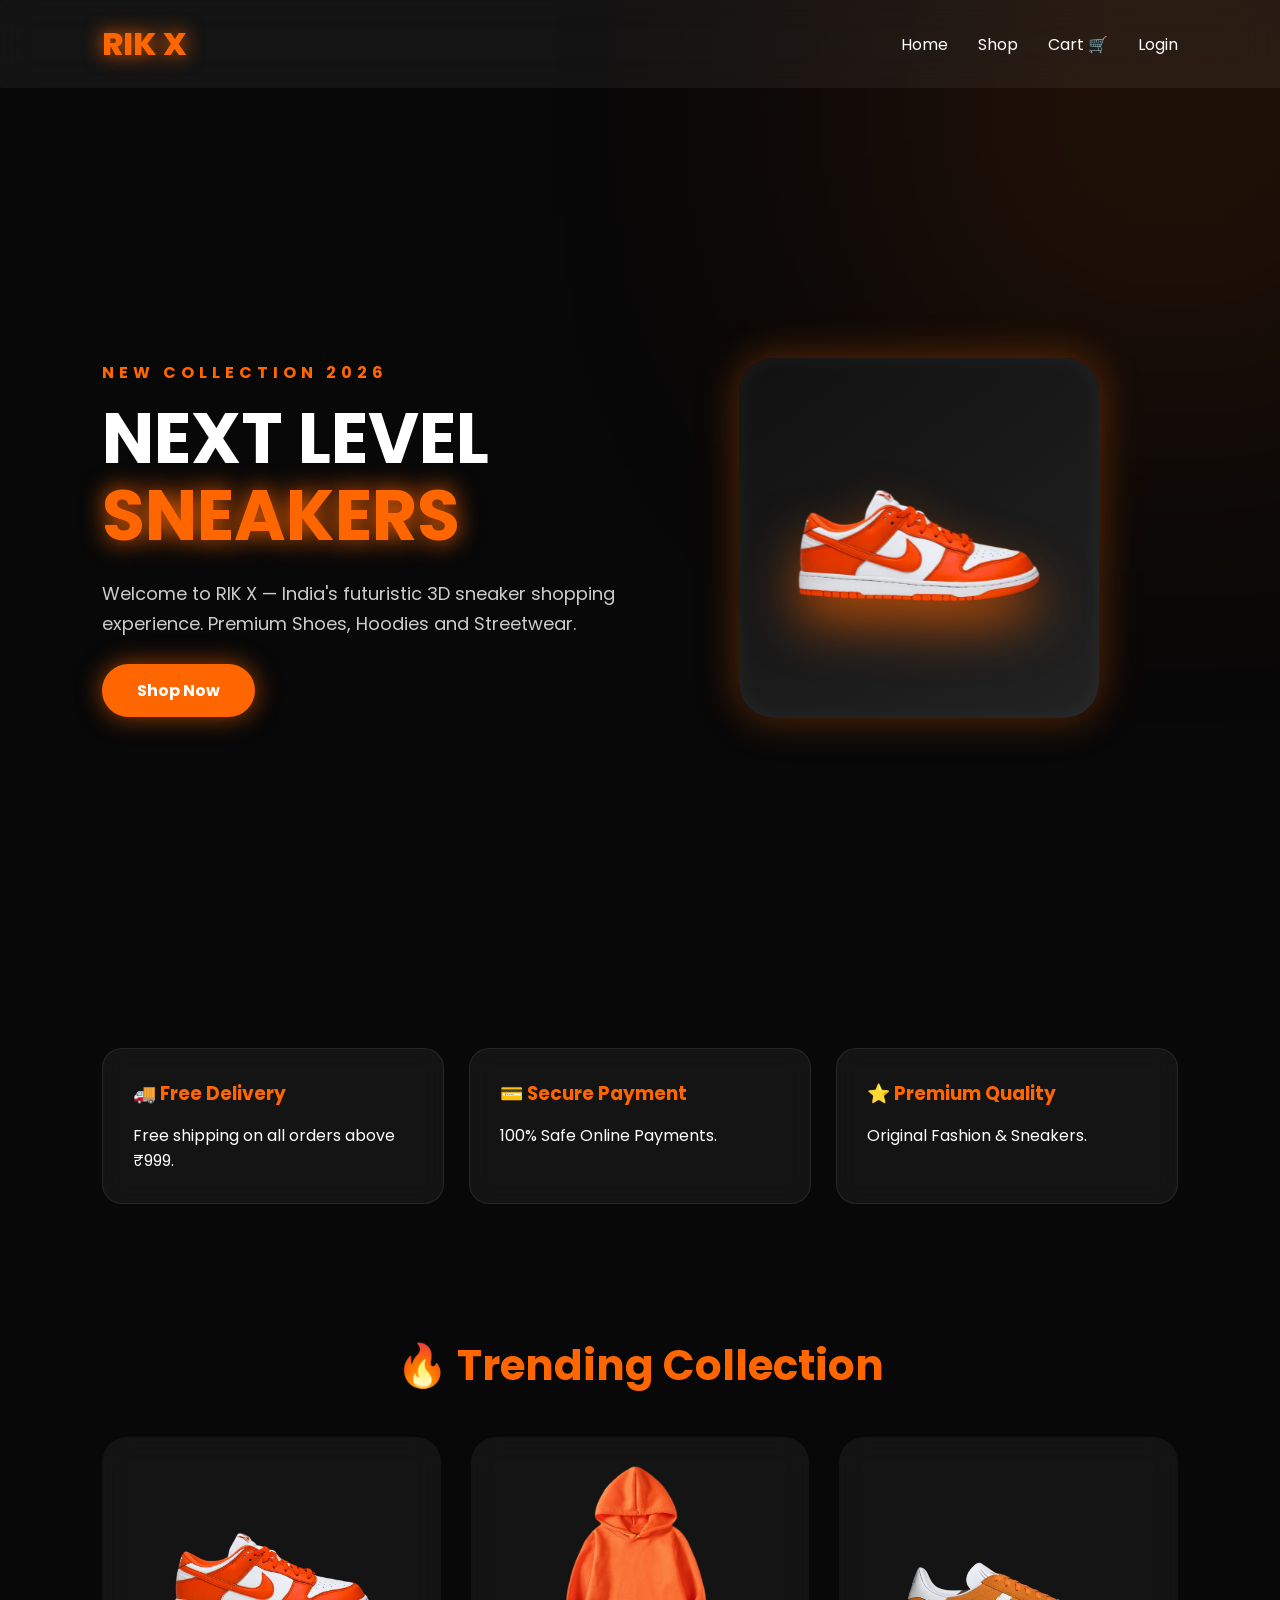
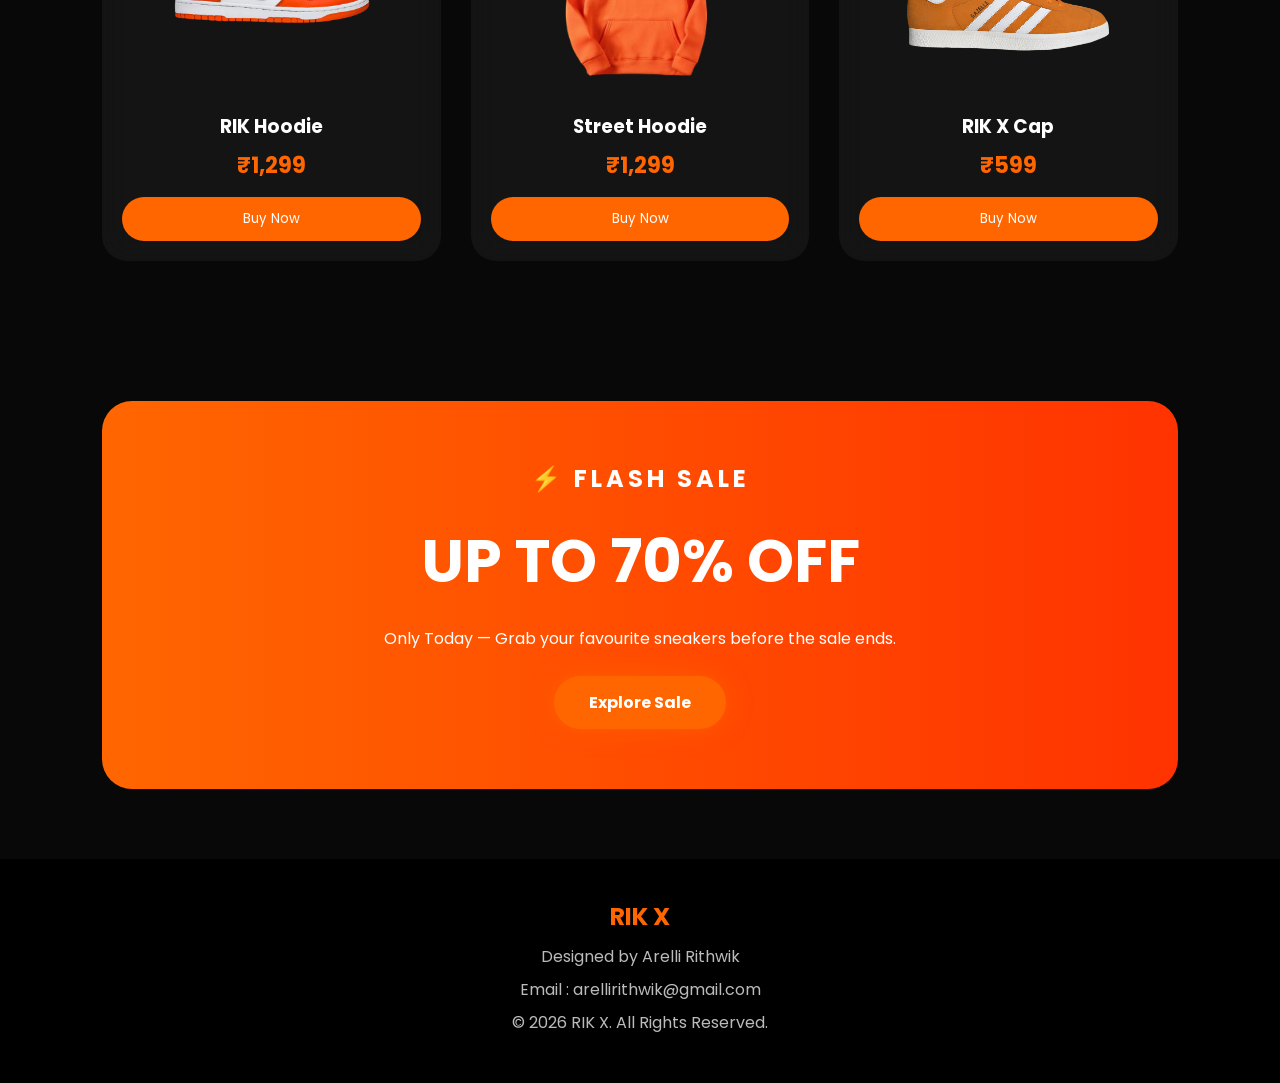
<file: index.html>
<!DOCTYPE html>
<html lang="en">
<head>
    <meta charset="UTF-8">
    <meta name="viewport" content="width=device-width, initial-scale=1.0">
    <title>RIK X - 3D Sneaker Store</title>

    <link rel="stylesheet" href="style.css">
    <link href="https://fonts.googleapis.com/css2?family=Poppins:wght@300;400;500;600;700;800&display=swap" rel="stylesheet">
</head>
<body>

    <!-- ================= NAVBAR ================= -->
    <header>
        <nav class="navbar">
            <h2 class="logo">RIK X</h2>

            <ul class="nav-links">
                <li><a href="index.html">Home</a></li>
                <li><a href="products.html">Shop</a></li>
                <li><a href="cart.html">Cart 🛒</a></li>
                <li><a href="login.html">Login</a></li>
            </ul>
        </nav>
    </header>

    <!-- ================= HERO SECTION ================= -->
    <section class="hero">

        <div class="hero-text">
            <h4>NEW COLLECTION 2026</h4>

            <h1>
                NEXT LEVEL <span>SNEAKERS</span>
            </h1>

            <p>
                Welcome to RIK X — India's futuristic 3D sneaker shopping experience.
                Premium Shoes, Hoodies and Streetwear.
            </p>

            <a href="products.html" class="btn">Shop Now</a>
        </div>

        <!-- 3D Shoe Card -->
        <div class="shoe-container">
            <div class="shoe-card" id="shoeCard">
                <img src="images/rik.png" alt="RIK Sneaker">
            </div>
        </div>

    </section>

    <!-- ================= FEATURES ================= -->
    <section class="features">

        <div class="feature-box">
            <h3>🚚 Free Delivery</h3>
            <p>Free shipping on all orders above ₹999.</p>
        </div>

        <div class="feature-box">
            <h3>💳 Secure Payment</h3>
            <p>100% Safe Online Payments.</p>
        </div>

        <div class="feature-box">
            <h3>⭐ Premium Quality</h3>
            <p>Original Fashion & Sneakers.</p>
        </div>

    </section>

    <!-- ================= TRENDING PRODUCTS ================= -->
    <section class="trending">

        <h2>🔥 Trending Collection</h2>

        <div class="product-grid">

            <div class="product-card">
                <img src="images/rik.png" alt="RIK Sneaker">
                <h3>RIK Hoodie</h3>
                <p>₹1,299</p>
                <button>Buy Now</button>
            </div>

            <div class="product-card">
                <img src="images/img2.png" alt="RIK Hoodie">
                <h3>Street Hoodie</h3>
                <p>₹1,299</p>
                <button>Buy Now</button>
            </div>

            <div class="product-card">
                <img src="images/img5.png" alt="RIK X ">
                <h3>RIK X Cap</h3>
                <p>₹599</p>
                <button>Buy Now</button>
            </div>

        </div>

    </section>

    <!-- ================= SALE SECTION ================= -->
    <section class="sale">

        <h2>⚡ FLASH SALE</h2>

        <h1>UP TO 70% OFF</h1>

        <p>Only Today — Grab your favourite sneakers before the sale ends.</p>

        <a href="products.html" class="btn">Explore Sale</a>

    </section>

    <!-- ================= FOOTER ================= -->
    <footer>
        <h2>RIK X</h2>

        <p>Designed by Arelli Rithwik</p>

        <p>Email : arellirithwik@gmail.com</p>

        <p>© 2026 RIK X. All Rights Reserved.</p>
    </footer>

    <!-- ================= JAVASCRIPT ================= -->
    <script>

        const card = document.getElementById("shoeCard");

        card.addEventListener("mousemove", (e) => {

            const rect = card.getBoundingClientRect();

            const x = e.clientX - rect.left;
            const y = e.clientY - rect.top;

            const rotateY = ((x / rect.width) - 0.5) * 30;
            const rotateX = ((y / rect.height) - 0.5) * -30;

            card.style.transform = `rotateX(${rotateX}deg) rotateY(${rotateY}deg) scale(1.05)`;
        });

        card.addEventListener("mouseleave", () => {
            card.style.transform = "rotateX(0deg) rotateY(0deg)";
        });

       

    </script>

</body>
</html>
</file>
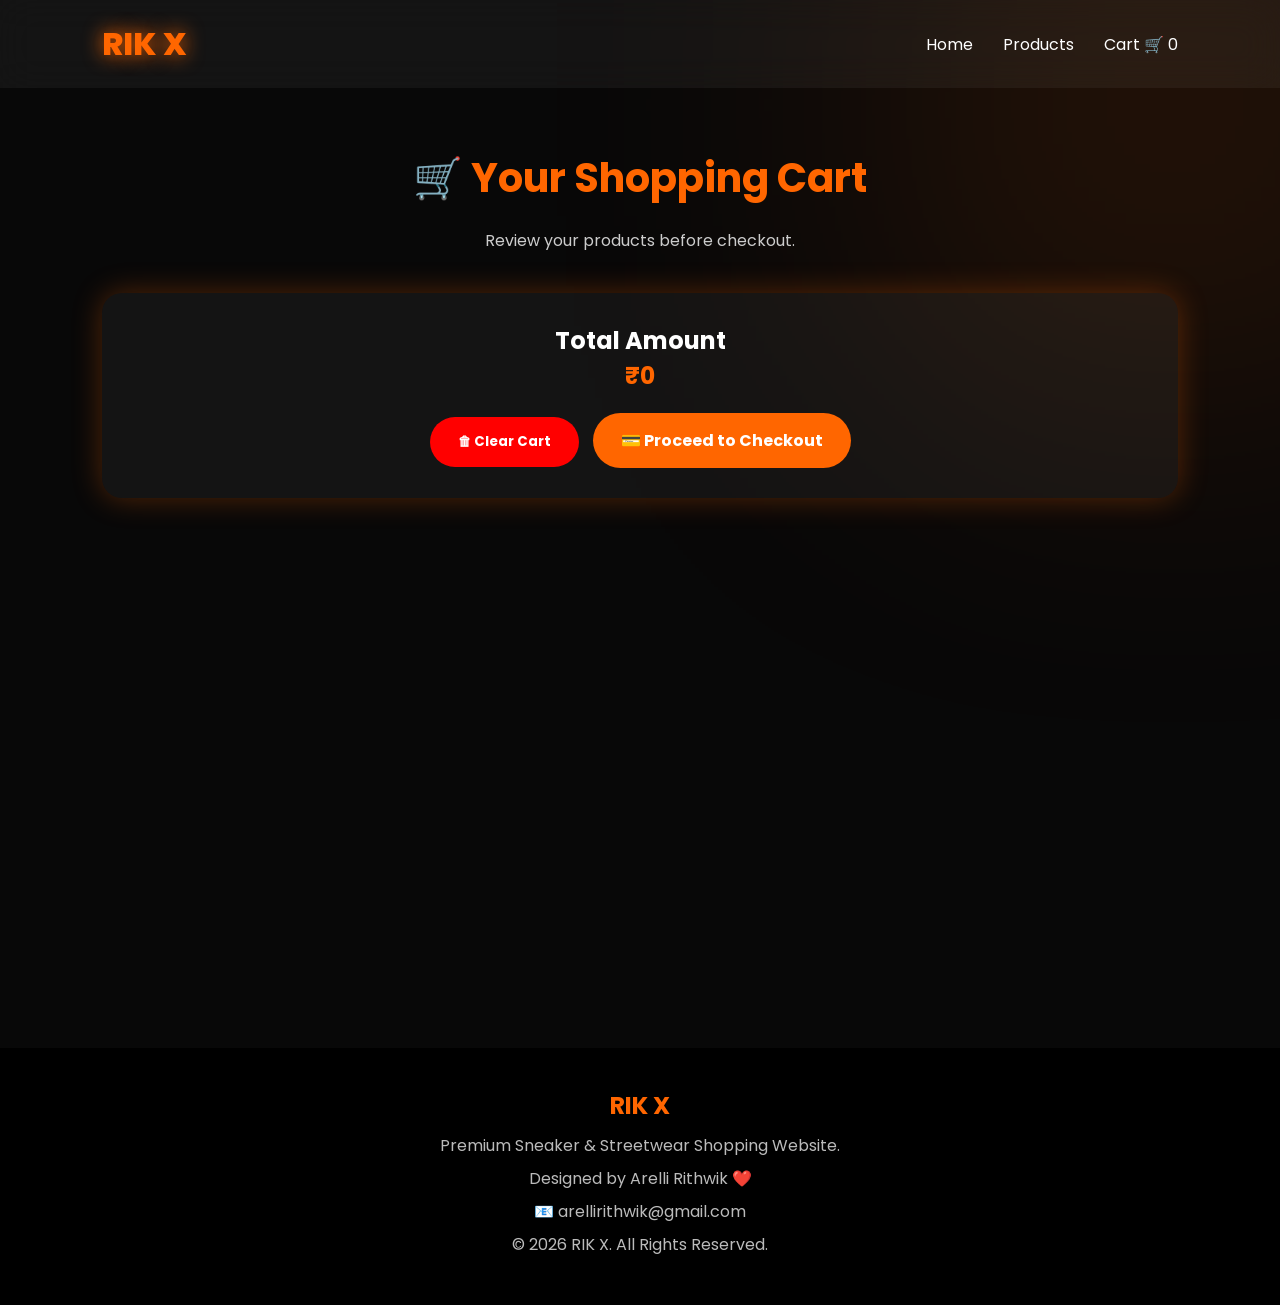
<file: cart.html>
<!DOCTYPE html>
<html lang="en">
<head>
    <meta charset="UTF-8">
    <meta name="viewport" content="width=device-width, initial-scale=1.0">
    <title>RIK X | Shopping Cart</title>

    <!-- CSS -->
    <link rel="stylesheet" href="style.css">

    <!-- Google Font -->
    <link href="https://fonts.googleapis.com/css2?family=Poppins:wght@300;400;500;600;700;800&display=swap" rel="stylesheet">
</head>
<body>

<!-- ================= NAVBAR ================= -->
<header>
    <nav class="navbar">
        <h2 class="logo">RIK X</h2>

        <ul class="nav-links">
            <li><a href="index.html">Home</a></li>
            <li><a href="products.html">Products</a></li>
            <li><a href="cart.html">Cart 🛒 <span id="cart-count">0</span></a></li>
        </ul>
    </nav>
</header>

<!-- ================= CART SECTION ================= -->
<section class="cart-section">

    <h2 style="text-align:center;color:#ff6600;font-size:40px;margin-bottom:20px;">
        🛒 Your Shopping Cart
    </h2>

    <p style="text-align:center;color:#ccc;margin-bottom:40px;">
        Review your products before checkout.
    </p>

    <!-- Products Display Here -->
    <div id="cart-items"></div>

    <!-- Total Price -->
    <div class="total-box">
        <h2>Total Amount</h2>
        <h1 id="total-price" style="color:#ff6600;">₹0</h1>

        <button onclick="clearCart()" class="checkout-btn" style="background:red; margin-right:10px;">
            🗑 Clear Cart
        </button>

        <a href="checkout.html" class="checkout-btn">
            💳 Proceed to Checkout
        </a>
    </div>

</section>

<!-- ================= FOOTER ================= -->
<footer>
    <h2>RIK X</h2>
    <p>Premium Sneaker & Streetwear Shopping Website.</p>
    <p>Designed by Arelli Rithwik ❤️</p>
    <p>📧 arellirithwik@gmail.com</p>
    <p>© 2026 RIK X. All Rights Reserved.</p>
</footer>

<!-- JavaScript -->
<script src="script.js"></script>

</body>
</html>
</file>
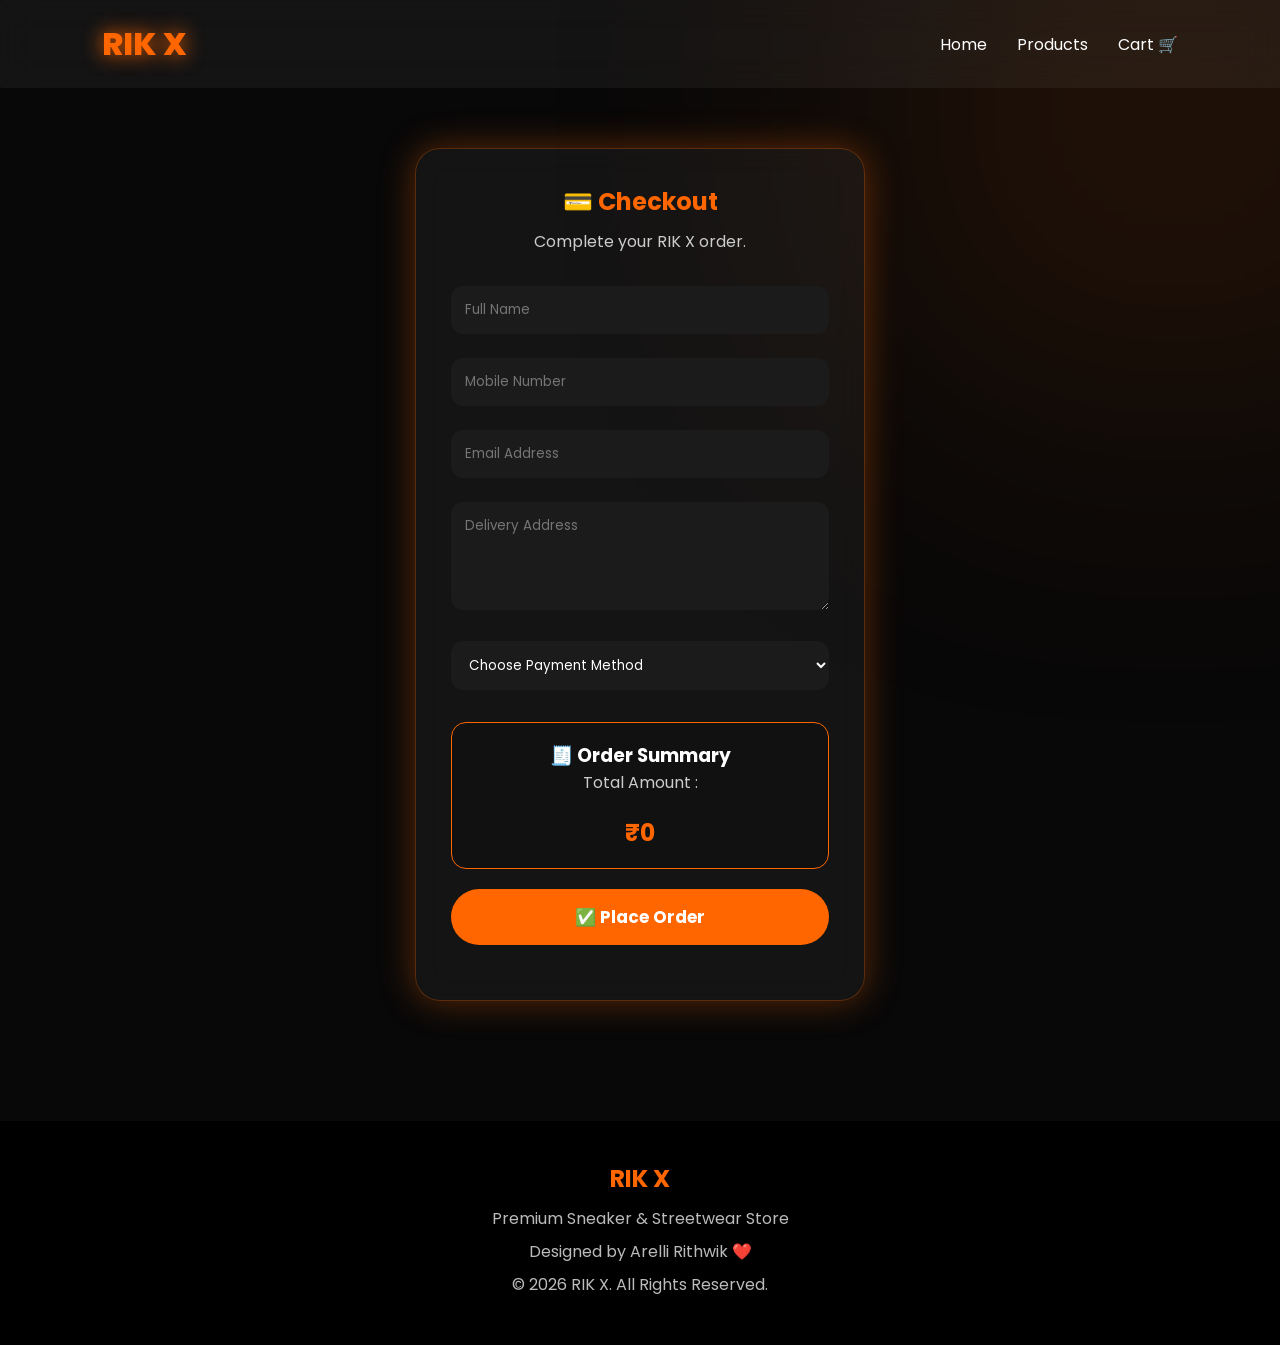
<file: checkout.html>
<!DOCTYPE html>
<html lang="en">
<head>
    <meta charset="UTF-8">
    <meta name="viewport" content="width=device-width, initial-scale=1.0">
    <title>RIK X | Checkout</title>

    <link rel="stylesheet" href="style.css">

    <link href="https://fonts.googleapis.com/css2?family=Poppins:wght@300;400;500;600;700;800&display=swap" rel="stylesheet">
</head>
<body>

<!-- ============ NAVBAR ============ -->

<header>
    <nav class="navbar">
        <h2 class="logo">RIK X</h2>

        <ul class="nav-links">
            <li><a href="index.html">Home</a></li>
            <li><a href="products.html">Products</a></li>
            <li><a href="cart.html">Cart 🛒</a></li>
        </ul>
    </nav>
</header>

<!-- ============ CHECKOUT SECTION ============ -->

<section class="checkout-section">

    <div class="checkout-box">

        <h1>💳 Checkout</h1>
        <p>Complete your RIK X order.</p>

        <form id="checkoutForm">

            <input type="text" placeholder="Full Name" required>

            <input type="tel" placeholder="Mobile Number" required>

            <input type="email" placeholder="Email Address" required>

            <textarea placeholder="Delivery Address" rows="4" required></textarea>

            <select required>
                <option value="">Choose Payment Method</option>
                <option>Cash on Delivery</option>
                <option>UPI (PhonePe / GPay)</option>
                <option>Debit / Credit Card</option>
            </select>

            <div class="order-summary">
                <h3>🧾 Order Summary</h3>
                <p>Total Amount :</p>
                <h2 id="checkout-total">₹0</h2>
            </div>

            <button type="submit" class="place-order-btn">
                ✅ Place Order
            </button>

        </form>

        <p id="successMessage"></p>

    </div>

</section>

<!-- ============ FOOTER ============ -->

<footer>
    <h2>RIK X</h2>
    <p>Premium Sneaker & Streetwear Store</p>
    <p>Designed by Arelli Rithwik ❤️</p>
    <p>© 2026 RIK X. All Rights Reserved.</p>
</footer>

<!-- ============ JAVASCRIPT ============ -->

<script>
let cart = JSON.parse(localStorage.getItem("cart")) || [];
let total = 0;

cart.forEach(item=>{
    total += item.price;
});

document.getElementById("checkout-total").innerHTML = "₹" + total;

document.getElementById("checkoutForm").addEventListener("submit", function(e){

    e.preventDefault();

    document.getElementById("successMessage").style.color="#00ff99";
    document.getElementById("successMessage").innerHTML =
    "🎉 Order Placed Successfully! Thank you for shopping with RIK X.";

    localStorage.removeItem("cart");

    setTimeout(()=>{
        window.location.href="index.html";
    },2500);

});
</script>

</body>
</html>
</file>
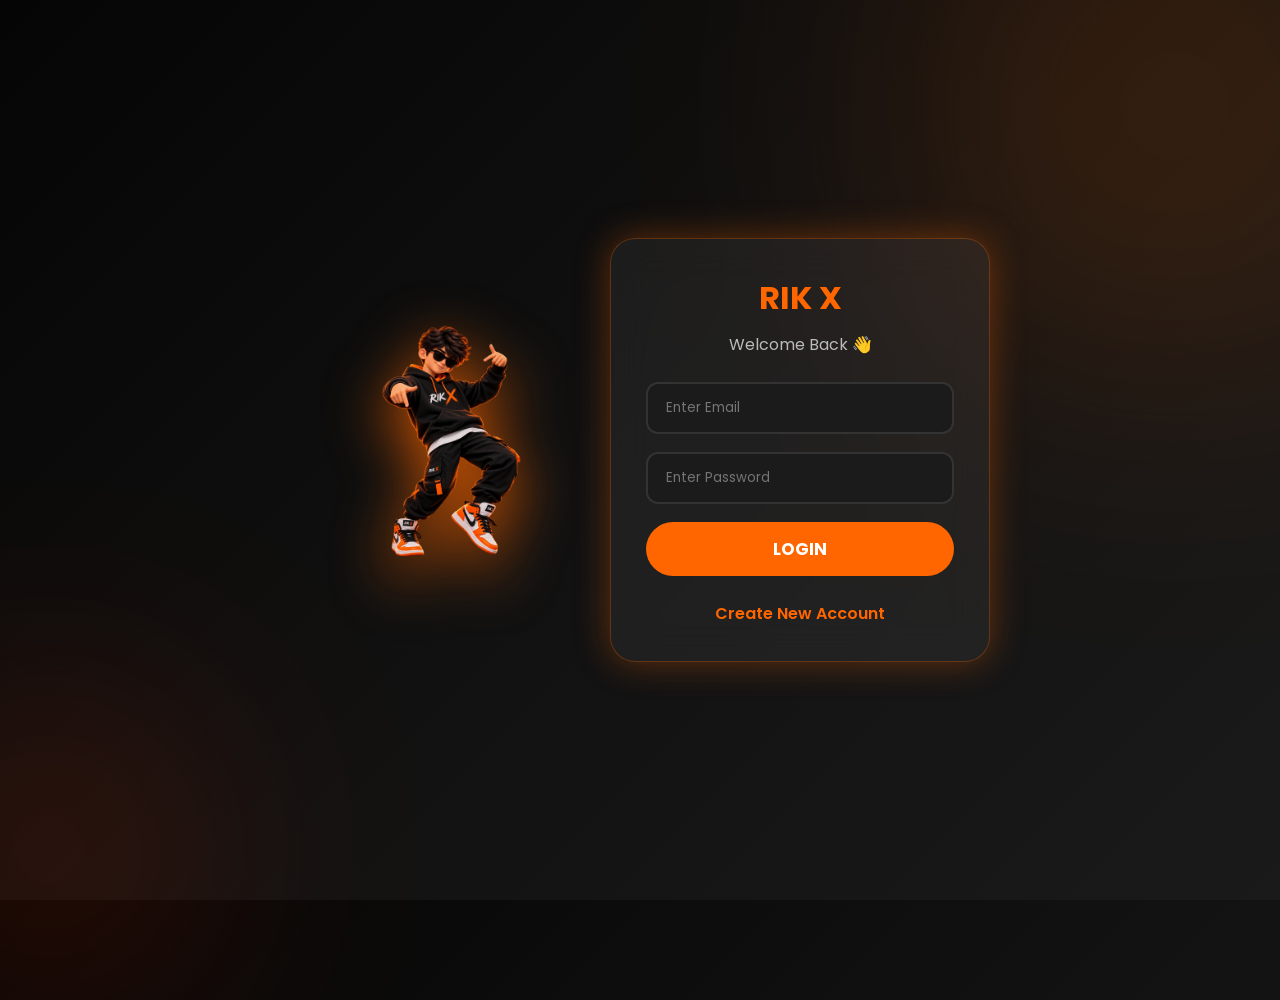
<file: login.html>
<!DOCTYPE html>
<html lang="en">
<head>
<meta charset="UTF-8">
<meta name="viewport" content="width=device-width, initial-scale=1.0">
<title>RIK X - Login</title>

<link href="https://fonts.googleapis.com/css2?family=Poppins:wght@300;400;600;700;800&display=swap" rel="stylesheet">

<style>
*{
margin:0;
padding:0;
box-sizing:border-box;
font-family:'Poppins',sans-serif;
}

body{
height:100vh;
display:flex;
justify-content:center;
align-items:center;
background:linear-gradient(135deg,#050505,#111,#1a1a1a);
overflow:hidden;
}

/* Orange Glow */
body::before{
content:'';
position:absolute;
width:450px;
height:450px;
background:#ff6600;
border-radius:50%;
filter:blur(150px);
opacity:.25;
top:-120px;
right:-120px;
}

body::after{
content:'';
position:absolute;
width:300px;
height:300px;
background:#ff3300;
border-radius:50%;
filter:blur(130px);
opacity:.2;
bottom:-100px;
left:-100px;
}

.container{
display:flex;
align-items:center;
gap:60px;
z-index:10;
}

/* Dancing Sneaker */
.character img{
width:260px;
filter:drop-shadow(0 20px 30px rgba(255,102,0,.8));
animation:dance 2s infinite ease-in-out;
}

@keyframes dance{
0%{transform:rotate(-10deg) translateY(0);} 
25%{transform:rotate(10deg) translateY(-15px);} 
50%{transform:rotate(-10deg) translateY(0);} 
75%{transform:rotate(10deg) translateY(-15px);} 
100%{transform:rotate(-10deg) translateY(0);} 
}

/* Login Card */
.login-box{
width:380px;
padding:35px;
background:rgba(255,255,255,.06);
border:1px solid rgba(255,102,0,.3);
backdrop-filter:blur(20px);
border-radius:25px;
box-shadow:0 0 35px rgba(255,102,0,.35);
}

.login-box h1{
color:#ff6600;
text-align:center;
margin-bottom:10px;
font-size:32px;
}

.login-box p{
text-align:center;
color:#bbb;
margin-bottom:25px;
}

.input-box{
margin-bottom:18px;
}

.input-box input{
width:100%;
padding:14px 18px;
background:#1b1b1b;
border:2px solid #333;
color:#fff;
border-radius:12px;
outline:none;
transition:.3s;
}

.input-box input:focus{
border-color:#ff6600;
box-shadow:0 0 15px rgba(255,102,0,.5);
}

.login-btn{
width:100%;
padding:14px;
border:none;
border-radius:30px;
background:#ff6600;
color:#fff;
font-size:17px;
font-weight:bold;
cursor:pointer;
transition:.3s;
}

.login-btn:hover{
background:#ff8800;
transform:scale(1.05);
box-shadow:0 0 20px #ff6600;
}

.links{
margin-top:20px;
text-align:center;
}

.links a{
color:#ff6600;
text-decoration:none;
font-weight:600;
}

#message{
text-align:center;
margin-top:15px;
font-weight:bold;
}

@media(max-width:900px){
.container{
flex-direction:column;
gap:20px;
}
.character img{
width:180px;
}
.login-box{
width:90%;
}
}
</style>
</head>
<body>

<div class="container">

<div class="character">
<img src="images/img6.png" alt="RIK Sneaker">
</div>

<div class="login-box">
<h1>RIK X</h1>
<p>Welcome Back  👋</p>

<form id="loginForm">
<div class="input-box">
<input type="email" id="email" placeholder="Enter Email" required>
</div>

<div class="input-box">
<input type="password" id="password" placeholder="Enter Password" required>
</div>

<button class="login-btn" type="submit">LOGIN</button>
</form>

<p id="message"></p>

<div class="links">
<a href="register.html">Create New Account</a>
</div>
</div>

</div>

<script>
document.getElementById("loginForm").addEventListener("submit",function(e){
e.preventDefault();

let email=document.getElementById("email").value;
let password=document.getElementById("password").value;
let user=JSON.parse(localStorage.getItem("rikUser"));

if(user && email===user.email && password===user.password){
document.getElementById("message").style.color="#00ff99";
document.getElementById("message").innerHTML="🎉 Login Successful!";
setTimeout(()=>window.location.href="products.html",1500);
}else{
document.getElementById("message").style.color="#ff4444";
document.getElementById("message").innerHTML="❌ Wrong Email or Password";
}
});
</script>

</body>
</html>
</file>
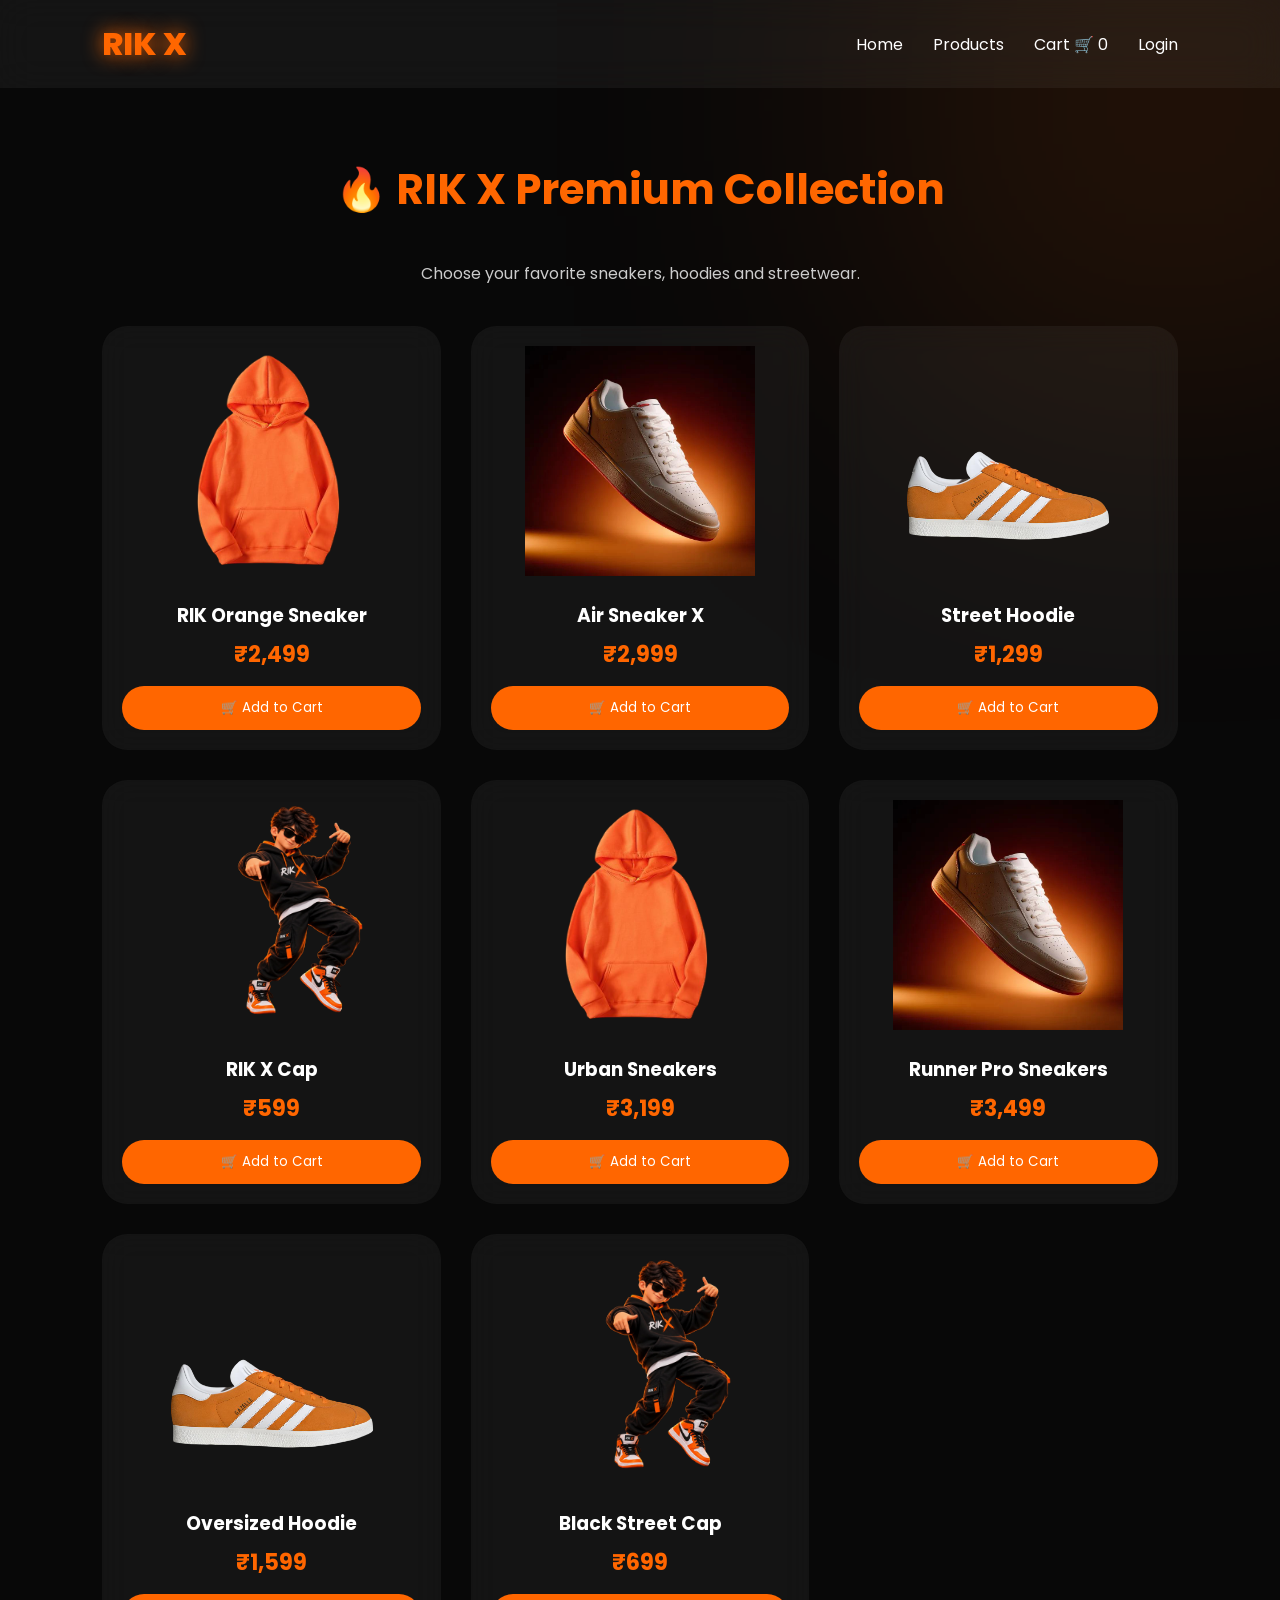
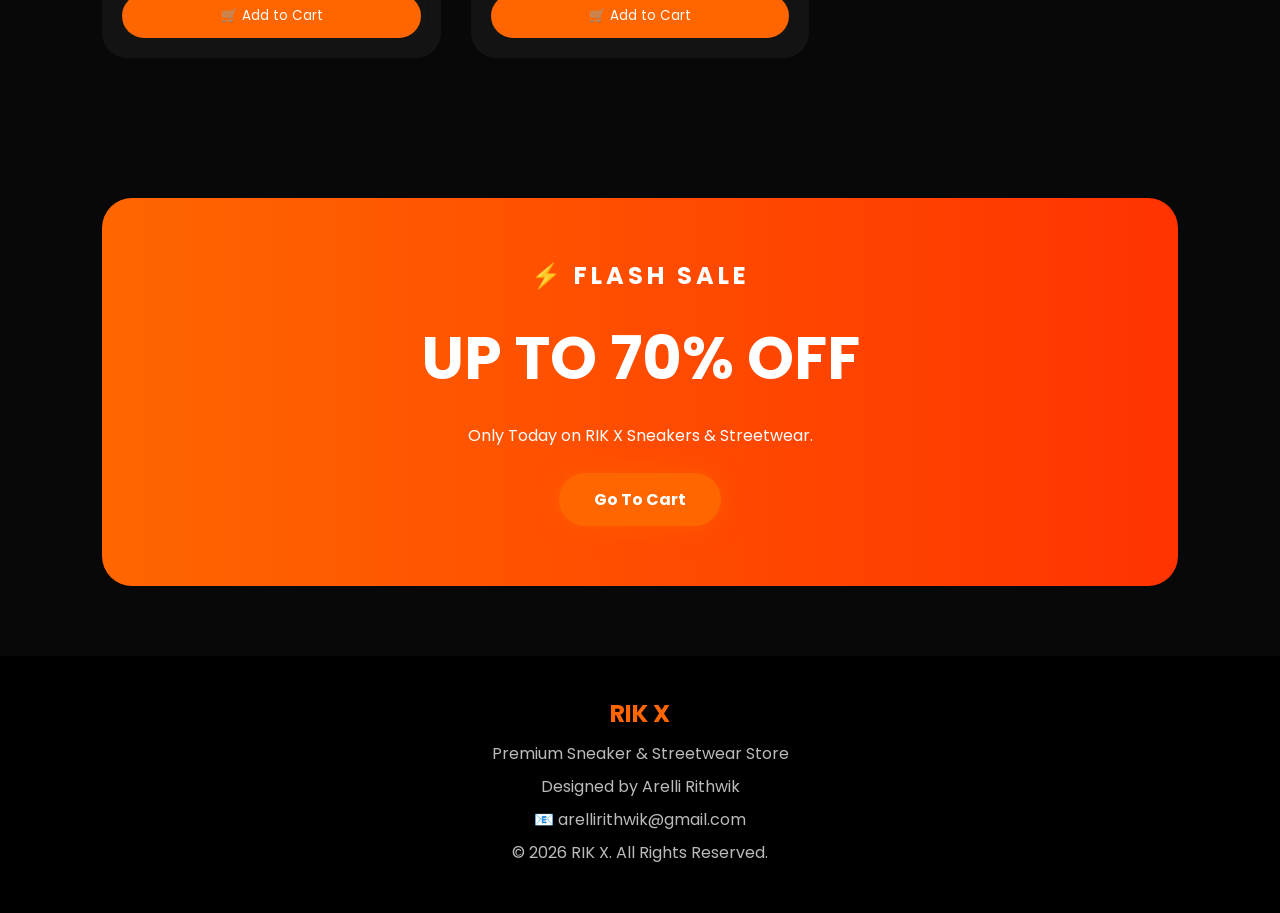
<file: products.html>
<!DOCTYPE html>
<html lang="en">
<head>
    <meta charset="UTF-8">
    <meta name="viewport" content="width=device-width, initial-scale=1.0">
    <title>RIK X | Products</title>

    <!-- CSS -->
    <link rel="stylesheet" href="style.css">

    <!-- Google Font -->
    <link href="https://fonts.googleapis.com/css2?family=Poppins:wght@300;400;500;600;700;800&display=swap" rel="stylesheet">
</head>
<body>

<!-- ================= NAVBAR ================= -->
<header>
    <nav class="navbar">
        <h2 class="logo">RIK X</h2>

        <ul class="nav-links">
            <li><a href="index.html">Home</a></li>
            <li><a href="products.html">Products</a></li>
            <li><a href="cart.html">Cart 🛒 <span id="cart-count">0</span></a></li>
            <li><a href="login.html">Login</a></li>
        </ul>
    </nav>
</header>

<!-- ================= PRODUCTS SECTION ================= -->
<section class="trending">

    <h2>🔥 RIK X Premium Collection</h2>
    <p style="text-align:center;color:#ccc;margin-bottom:40px;">
        Choose your favorite sneakers, hoodies and streetwear.
    </p>

    <div class="product-grid">

        <!-- Product 1 -->
        <div class="product-card">
            <img src="images/img2.png" alt="RIK Sneaker">
            <h3>RIK Orange Sneaker</h3>
            <p>₹2,499</p>
            <button onclick="addToCart('RIK Orange Sneaker',2499,'images/img2.png')">🛒 Add to Cart</button>
        </div>

        <!-- Product 2 -->
        <div class="product-card">
            <img src="images/img4.jpg" alt="Sneaker">
            <h3>Air Sneaker X</h3>
            <p>₹2,999</p>
            <button onclick="addToCart('Air Sneaker X',2999,'images/img4.jpg')">🛒 Add to Cart</button>
        </div>

        <!-- Product 3 -->
        <div class="product-card">
            <img src="images/img5.png" alt="Hoodie">
            <h3>Street Hoodie</h3>
            <p>₹1,299</p>
            <button onclick="addToCart('Street Hoodie',1299,'images/img5.png')">🛒 Add to Cart</button>
        </div>

        <!-- Product 4 -->
        <div class="product-card">
            <img src="images/img6.png" alt="Cap">
            <h3>RIK X Cap</h3>
            <p>₹599</p>
            <button onclick="addToCart('RIK X Cap',599,'images/img6.png')">🛒 Add to Cart</button>
        </div>

        <!-- Product 5 -->
        <div class="product-card">
            <img src="images/img2.png" alt="Sneaker">
            <h3>Urban Sneakers</h3>
            <p>₹3,199</p>
            <button onclick="addToCart('Urban Sneakers',3199,'images/img2.png')">🛒 Add to Cart</button>
        </div>

        <!-- Product 6 -->
        <div class="product-card">
            <img src="images/img4.jpg" alt="Sneaker">
            <h3>Runner Pro Sneakers</h3>
            <p>₹3,499</p>
            <button onclick="addToCart('Runner Pro Sneakers',3499,'images/img4.jpg')">🛒 Add to Cart</button>
        </div>

        <!-- Product 7 -->
        <div class="product-card">
            <img src="images/img5.png" alt="Hoodie">
            <h3>Oversized Hoodie</h3>
            <p>₹1,599</p>
            <button onclick="addToCart('Oversized Hoodie',1599,'images/img5.png')">🛒 Add to Cart</button>
        </div>

        <!-- Product 8 -->
        <div class="product-card">
            <img src="images/img6.png" alt="Cap">
            <h3>Black Street Cap</h3>
            <p>₹699</p>
            <button onclick="addToCart('Black Street Cap',699,'images/img6.png')">🛒 Add to Cart</button>
        </div>

    </div>
</section>

<!-- ================= OFFER SECTION ================= -->
<section class="sale">
    <h2>⚡ FLASH SALE</h2>
    <h1>UP TO 70% OFF</h1>
    <p>Only Today on RIK X Sneakers & Streetwear.</p>
    <a href="cart.html" class="btn">Go To Cart</a>
</section>

<!-- ================= FOOTER ================= -->
<footer>
    <h2>RIK X</h2>
    <p>Premium Sneaker & Streetwear Store</p>
    <p>Designed by Arelli Rithwik</p>
    <p>📧 arellirithwik@gmail.com</p>
    <p>© 2026 RIK X. All Rights Reserved.</p>
</footer>

<!-- JavaScript -->
<script src="script.js"></script>

</body>
</html>
</file>
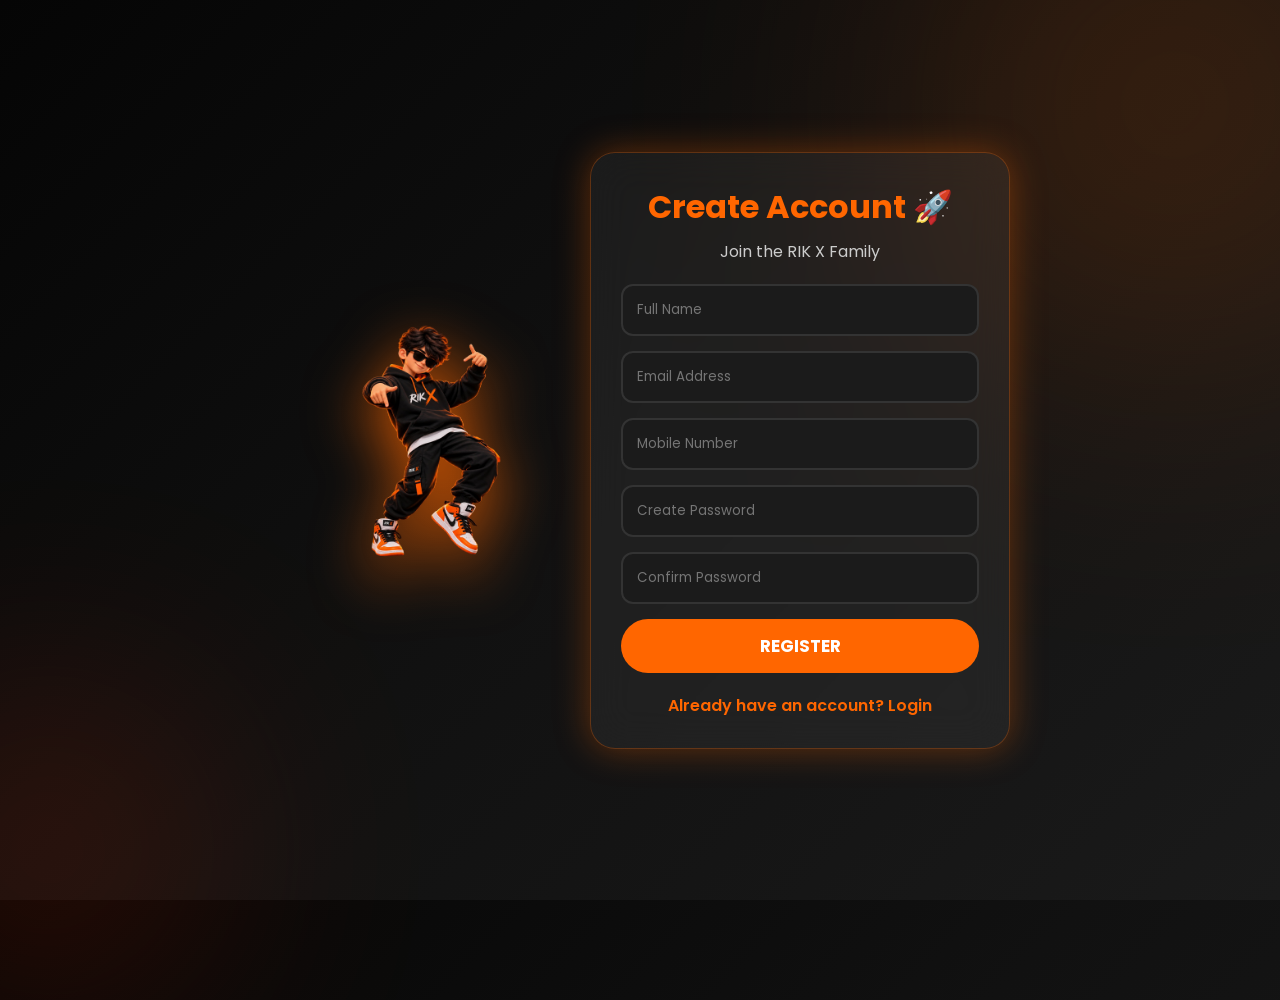
<file: register.html>
<!DOCTYPE html>
<html lang="en">
<head>
<meta charset="UTF-8">
<meta name="viewport" content="width=device-width, initial-scale=1.0">
<title>RIK X - Register</title>

<link href="https://fonts.googleapis.com/css2?family=Poppins:wght@300;400;600;700;800&display=swap" rel="stylesheet">

<style>
*{
    margin:0;
    padding:0;
    box-sizing:border-box;
    font-family:'Poppins',sans-serif;
}

body{
    min-height:100vh;
    display:flex;
    justify-content:center;
    align-items:center;
    background:linear-gradient(135deg,#050505,#111,#1a1a1a);
    overflow:hidden;
}

/* Orange Glow Background */
body::before{
    content:"";
    position:absolute;
    width:450px;
    height:450px;
    background:#ff6600;
    border-radius:50%;
    filter:blur(150px);
    opacity:.25;
    top:-120px;
    right:-120px;
}

body::after{
    content:"";
    position:absolute;
    width:300px;
    height:300px;
    background:#ff3300;
    border-radius:50%;
    filter:blur(130px);
    opacity:.20;
    bottom:-100px;
    left:-100px;
}

.container{
    display:flex;
    align-items:center;
    gap:60px;
    z-index:10;
}

/* Character Image */
.character img{
    width:260px;
    filter:drop-shadow(0 20px 30px rgba(255,102,0,.8));
    animation:float 3s infinite ease-in-out;
}

@keyframes float{
    0%,100%{transform:translateY(0px);}
    50%{transform:translateY(-15px);}
}

/* Register Box */
.register-box{
    width:420px;
    background:rgba(255,255,255,.06);
    border:1px solid rgba(255,102,0,.3);
    backdrop-filter:blur(20px);
    padding:30px;
    border-radius:25px;
    box-shadow:0 0 35px rgba(255,102,0,.35);
}

.register-box h1{
    color:#ff6600;
    text-align:center;
    margin-bottom:8px;
}

.register-box p{
    text-align:center;
    color:#ccc;
    margin-bottom:20px;
}

.input-box{
    margin-bottom:15px;
}

.input-box input{
    width:100%;
    padding:14px;
    border:none;
    border-radius:12px;
    background:#1b1b1b;
    color:white;
    outline:none;
    border:2px solid #333;
    transition:.3s;
}

.input-box input:focus{
    border-color:#ff6600;
    box-shadow:0 0 15px rgba(255,102,0,.5);
}

.register-btn{
    width:100%;
    padding:14px;
    border:none;
    border-radius:30px;
    background:#ff6600;
    color:white;
    font-size:17px;
    font-weight:bold;
    cursor:pointer;
    transition:.3s;
}

.register-btn:hover{
    background:#ff8800;
    transform:scale(1.05);
    box-shadow:0 0 20px #ff6600;
}

.links{
    text-align:center;
    margin-top:18px;
}

.links a{
    color:#ff6600;
    text-decoration:none;
    font-weight:600;
}

#message{
    text-align:center;
    margin-top:15px;
    font-weight:bold;
}

@media(max-width:900px){
    .container{
        flex-direction:column;
        gap:20px;
        padding:20px;
    }

    .character img{
        width:180px;
    }

    .register-box{
        width:100%;
        max-width:420px;
    }
}
</style>
</head>
<body>

<div class="container">

    <!-- Character -->
    <div class="character">
        <img src="images/img6.png" alt="RIK Character">
    </div>

    <!-- Register Form -->
    <div class="register-box">

        <h1>Create Account 🚀</h1>
        <p>Join the RIK X Family</p>

        <form id="registerForm">

            <div class="input-box">
                <input type="text" id="name" placeholder="Full Name" required>
            </div>

            <div class="input-box">
                <input type="email" id="email" placeholder="Email Address" required>
            </div>

            <div class="input-box">
                <input type="tel" id="mobile" placeholder="Mobile Number" required>
            </div>

            <div class="input-box">
                <input type="password" id="password" placeholder="Create Password" required>
            </div>

            <div class="input-box">
                <input type="password" id="confirmPassword" placeholder="Confirm Password" required>
            </div>

            <button class="register-btn" type="submit">REGISTER</button>

        </form>

        <p id="message"></p>

        <div class="links">
            <a href="login.html">Already have an account? Login</a>
        </div>

    </div>

</div>

<script>
const registerForm = document.getElementById("registerForm");
const message = document.getElementById("message");

registerForm.addEventListener("submit", function(e){
    e.preventDefault();

    const name = document.getElementById("name").value;
    const email = document.getElementById("email").value;
    const mobile = document.getElementById("mobile").value;
    const password = document.getElementById("password").value;
    const confirmPassword = document.getElementById("confirmPassword").value;

    if(password !== confirmPassword){
        message.style.color = "#ff4444";
        message.innerHTML = "❌ Passwords do not match!";
        return;
    }

    const user = { name, email, mobile, password };
    localStorage.setItem("rikUser", JSON.stringify(user));

    message.style.color = "#00ff99";
    message.innerHTML = "🎉 Registration Successful! Redirecting...";

    registerForm.reset();

    setTimeout(()=>{
        window.location.href = "login.html";
    },1500);
});
</script>

</body>
</html>
</file>
<file: style.css>
/* =========================================
   RIK X - 3D E-Commerce Website CSS
   Author: Arelli Rithwik
========================================= */

@import url('https://fonts.googleapis.com/css2?family=Poppins:wght@300;400;500;600;700;800&display=swap');

*{
    margin:0;
    padding:0;
    box-sizing:border-box;
    font-family:'Poppins',sans-serif;
}

body{
    background:#080808;
    color:#fff;
    overflow-x:hidden;
}

/* Background Glow */
body::before{
    content:"";
    position:fixed;
    width:450px;
    height:450px;
    background:#ff6600;
    filter:blur(180px);
    opacity:.20;
    top:-120px;
    right:-120px;
    z-index:-1;
}

/* ================= NAVBAR ================= */
.navbar{
    display:flex;
    justify-content:space-between;
    align-items:center;
    padding:20px 8%;
    background:rgba(255,255,255,.05);
    backdrop-filter:blur(18px);
    position:sticky;
    top:0;
    z-index:999;
}

.logo{
    font-size:32px;
    font-weight:800;
    color:#ff6600;
    text-shadow:0 0 20px #ff6600;
}

.nav-links{
    display:flex;
    gap:30px;
    list-style:none;
}

.nav-links a{
    color:white;
    text-decoration:none;
    transition:.3s;
}

.nav-links a:hover{
    color:#ff6600;
}

/* ================= HERO ================= */
.hero{
    min-height:100vh;
    display:flex;
    justify-content:space-between;
    align-items:center;
    padding:60px 8%;
    gap:40px;
}

.hero-text{
    flex:1;
}

.hero h4{
    color:#ff6600;
    letter-spacing:5px;
    margin-bottom:15px;
}

.hero h1{
    font-size:70px;
    line-height:1.1;
}

.hero h1 span{
    color:#ff6600;
    text-shadow:0 0 25px #ff6600;
}

.hero p{
    color:#ccc;
    margin:25px 0;
    line-height:30px;
    font-size:18px;
}

.btn{
    display:inline-block;
    padding:14px 35px;
    border-radius:35px;
    background:#ff6600;
    color:white;
    text-decoration:none;
    font-weight:700;
    transition:.3s;
    box-shadow:0 0 25px rgba(255,102,0,.6);
}

.btn:hover{
    transform:translateY(-5px);
    background:#ff8c00;
}

/* ================= 3D SHOE CARD ================= */
.shoe-container{
    flex:1;
    display:flex;
    justify-content:center;
    perspective:1200px;
}

.shoe-card{
    width:360px;
    height:360px;
    border-radius:35px;
    background:linear-gradient(145deg,#111,#222);
    display:flex;
    justify-content:center;
    align-items:center;
    transition:.2s ease;
    transform-style:preserve-3d;
    box-shadow:
      0 0 40px rgba(255,102,0,.35),
      inset 0 0 25px rgba(255,255,255,.05);
}

.shoe-card img{
    width:270px;
    transform:translateZ(60px);
    filter:drop-shadow(0 25px 25px rgba(255,102,0,.6));
    animation:float 3s ease-in-out infinite;
}

@keyframes float{
    0%,100%{
        transform:translateY(0) translateZ(60px);
    }
    50%{
        transform:translateY(-18px) translateZ(60px);
    }
}

/* ================= FEATURES ================= */
.features{
    display:grid;
    grid-template-columns:repeat(auto-fit,minmax(250px,1fr));
    gap:25px;
    padding:60px 8%;
}

.feature-box{
    background:rgba(255,255,255,.05);
    border:1px solid rgba(255,255,255,.08);
    padding:30px;
    border-radius:20px;
    backdrop-filter:blur(12px);
    transition:.3s;
}

.feature-box:hover{
    transform:translateY(-8px);
    box-shadow:0 0 30px rgba(255,102,0,.3);
}

.feature-box h3{
    color:#ff6600;
    margin-bottom:15px;
}

/* ================= TRENDING ================= */
.trending{
    padding:70px 8%;
}

.trending h2{
    text-align:center;
    font-size:42px;
    margin-bottom:40px;
    color:#ff6600;
}

.product-grid{
    display:grid;
    grid-template-columns:repeat(auto-fit,minmax(260px,1fr));
    gap:30px;
}

.product-card{
    background:rgba(255,255,255,.05);
    border-radius:25px;
    padding:20px;
    text-align:center;
    transition:.4s;
    backdrop-filter:blur(15px);
}

.product-card:hover{
    transform:translateY(-10px) scale(1.03);
    box-shadow:0 0 35px rgba(255,102,0,.45);
}

.product-card img{
    width:100%;
    height:230px;
    object-fit:contain;
    transition:.4s;
}

.product-card:hover img{
    transform:scale(1.08) rotate(-6deg);
}

.product-card h3{
    margin:18px 0 8px;
}

.product-card p{
    color:#ff6600;
    font-weight:bold;
    font-size:22px;
}

.product-card button{
    margin-top:15px;
    width:100%;
    padding:12px;
    border:none;
    border-radius:30px;
    background:#ff6600;
    color:white;
    cursor:pointer;
    transition:.3s;
}

.product-card button:hover{
    background:#ff8c00;
}

/* ================= SALE SECTION ================= */
.sale{
    margin:70px 8%;
    padding:60px;
    text-align:center;
    border-radius:30px;
    background:linear-gradient(90deg,#ff6600,#ff3300);
}

.sale h2{
    letter-spacing:4px;
}

.sale h1{
    font-size:60px;
    margin:20px 0;
}

.sale p{
    margin-bottom:25px;
}

/* ================= FOOTER ================= */
footer{
    text-align:center;
    padding:40px 20px;
    background:#000;
    margin-top:60px;
}

footer h2{
    color:#ff6600;
    margin-bottom:10px;
}

footer p{
    color:#bbb;
    margin:8px 0;
}

/* ================= RESPONSIVE ================= */
@media(max-width:900px){

.hero{
    flex-direction:column;
    text-align:center;
}

.hero h1{
    font-size:48px;
}

.navbar{
    flex-direction:column;
    gap:15px;
}

.nav-links{
    flex-wrap:wrap;
    justify-content:center;
}

.shoe-card{
    width:300px;
    height:300px;
}

.shoe-card img{
    width:220px;
}

.sale h1{
    font-size:38px;
}

}

@media(max-width:600px){
.hero h1{
    font-size:38px;
}

.hero p{
    font-size:16px;
}

.sale{
    padding:35px 20px;
}

.trending h2{
    font-size:30px;
}
}

.cart-section{
    padding:60px 8%;
    min-height:100vh;
}

.cart-item{
    display:flex;
    align-items:center;
    justify-content:space-between;
    background:rgba(255,255,255,0.05);
    border:1px solid rgba(255,255,255,0.08);
    backdrop-filter:blur(15px);
    border-radius:20px;
    padding:20px;
    margin-bottom:20px;
    box-shadow:0 0 25px rgba(255,102,0,0.2);
}

.cart-item img{
    width:120px;
    height:120px;
    object-fit:contain;
    border-radius:15px;
}

.cart-details h3{
    color:#fff;
    margin-bottom:8px;
}

.cart-details p{
    color:#ff6600;
    font-size:20px;
    font-weight:bold;
}

.qty-box{
    display:flex;
    align-items:center;
    gap:12px;
    margin-top:12px;
}

.qty-box button{
    width:35px;
    height:35px;
    border:none;
    border-radius:50%;
    background:#ff6600;
    color:#fff;
    cursor:pointer;
    font-size:18px;
}

.total-box{
    text-align:center;
    margin-top:40px;
    padding:30px;
    background:rgba(255,255,255,0.05);
    border-radius:20px;
    box-shadow:0 0 30px rgba(255,102,0,0.3);
}

.checkout-btn{
    display:inline-block;
    padding:15px 28px;
    background:#ff6600;
    color:white;
    text-decoration:none;
    border:none;
    border-radius:30px;
    font-weight:bold;
    margin-top:20px;
    cursor:pointer;
    transition:.3s;
}

.checkout-btn:hover{
    background:#ff8c00;
    transform:scale(1.05);
}

/* ================= CHECKOUT PAGE ================= */

.checkout-section{
    min-height:100vh;
    display:flex;
    justify-content:center;
    align-items:center;
    padding:60px 20px;
}

.checkout-box{
    width:450px;
    background:rgba(255,255,255,0.05);
    border:1px solid rgba(255,102,0,0.3);
    backdrop-filter:blur(15px);
    border-radius:25px;
    padding:35px;
    box-shadow:0 0 35px rgba(255,102,0,0.35);
}

.checkout-box h1{
    text-align:center;
    color:#ff6600;
    margin-bottom:10px;
}

.checkout-box p{
    text-align:center;
    color:#ccc;
    margin-bottom:20px;
}

.checkout-box input,
.checkout-box textarea,
.checkout-box select{
    width:100%;
    padding:14px;
    margin:12px 0;
    border:none;
    border-radius:12px;
    background:#1b1b1b;
    color:white;
    outline:none;
}

.order-summary{
    background:#111;
    padding:18px;
    border-radius:15px;
    margin:20px 0;
    text-align:center;
    border:1px solid #ff6600;
}

.order-summary h2{
    color:#ff6600;
    margin-top:10px;
}

.place-order-btn{
    width:100%;
    padding:15px;
    border:none;
    border-radius:30px;
    background:#ff6600;
    color:white;
    font-size:17px;
    font-weight:bold;
    cursor:pointer;
    transition:.3s;
}

.place-order-btn:hover{
    background:#ff8c00;
    transform:scale(1.05);
    box-shadow:0 0 20px #ff6600;
}

#successMessage{
    text-align:center;
    margin-top:18px;
    font-weight:bold;
}
</file>
